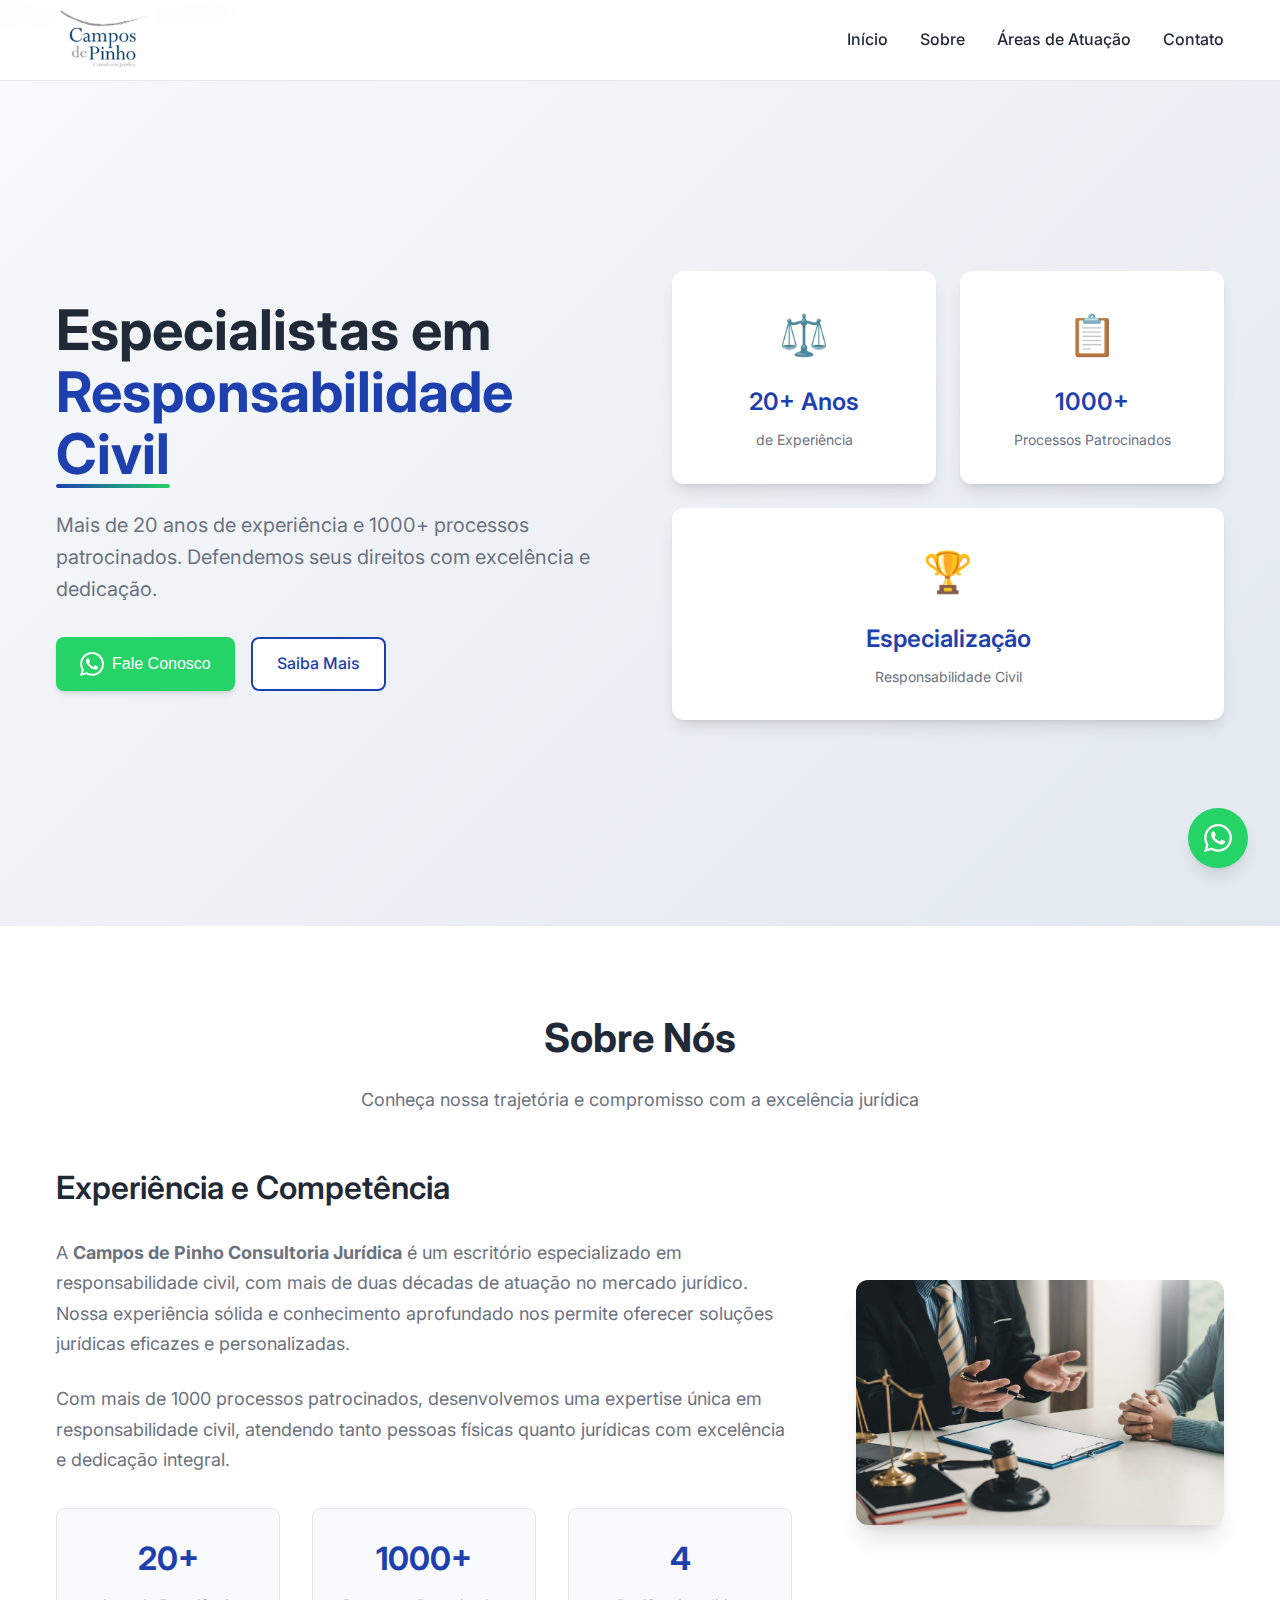
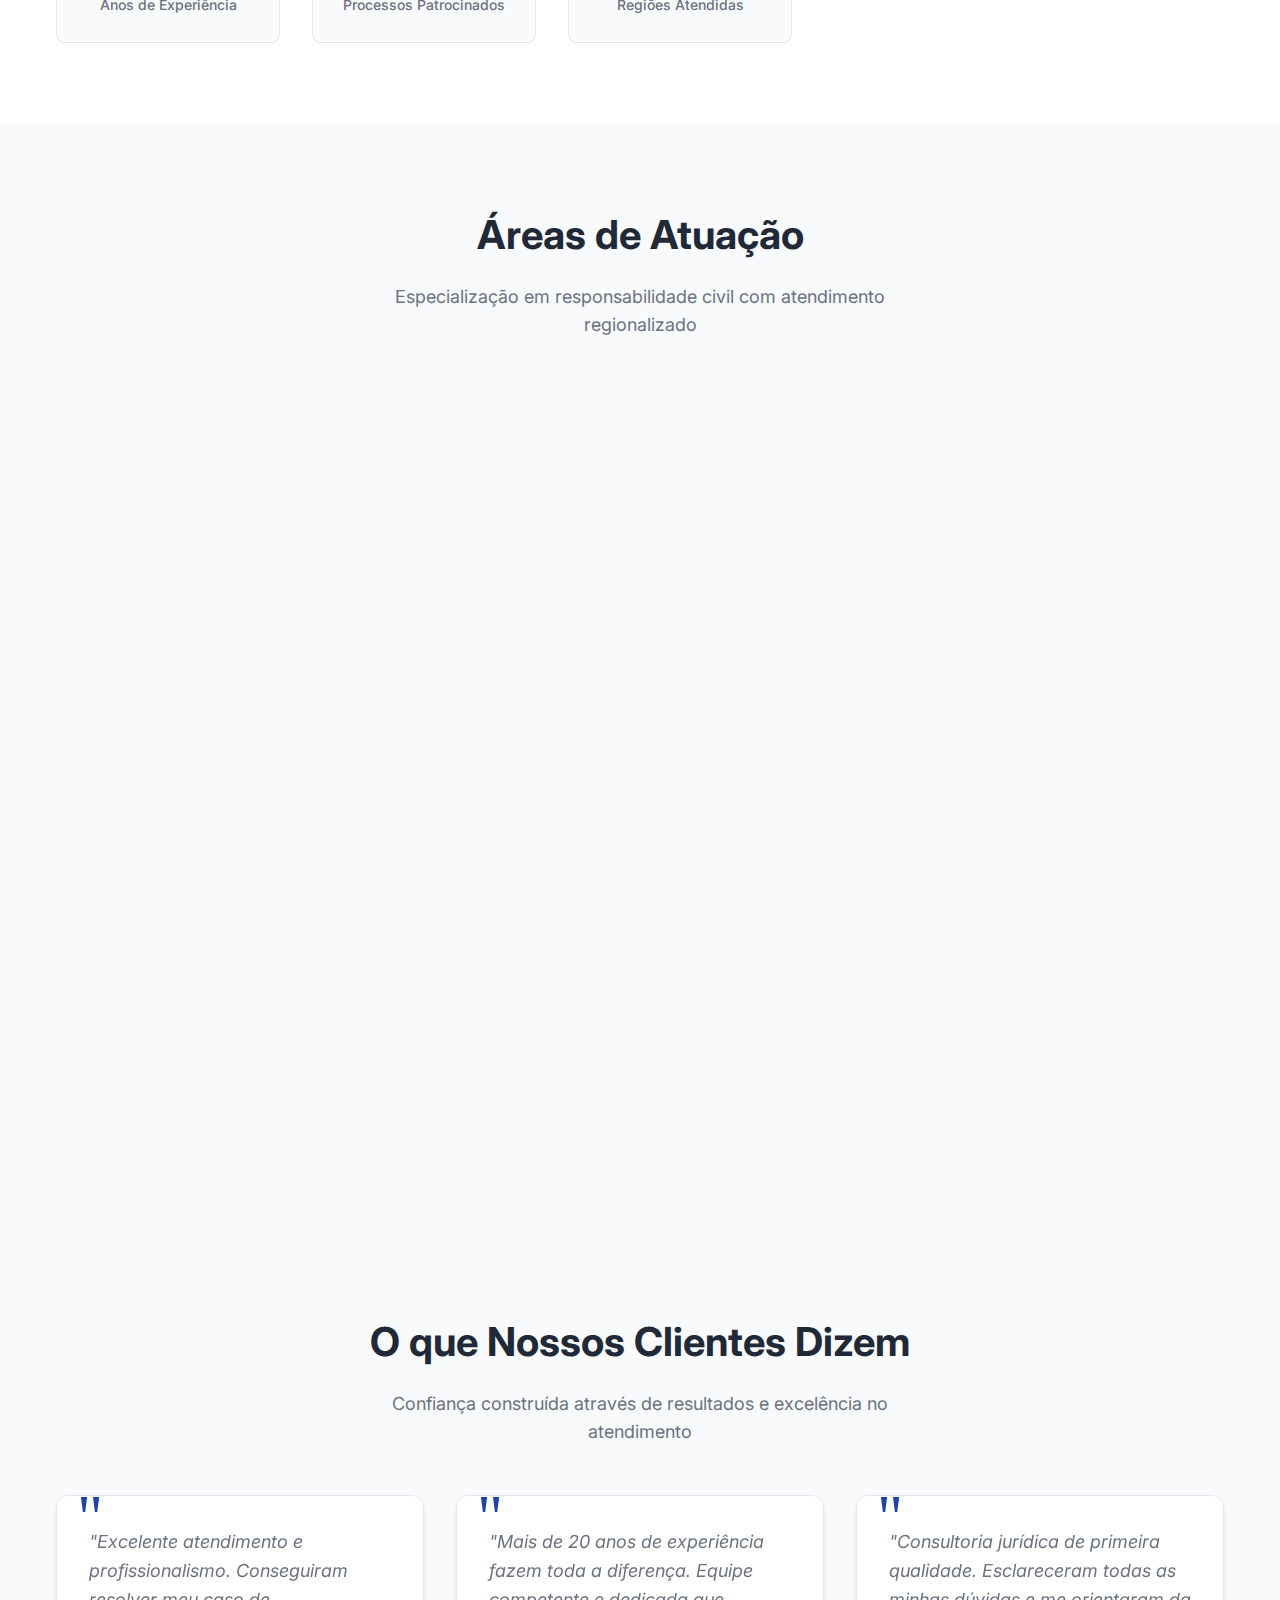
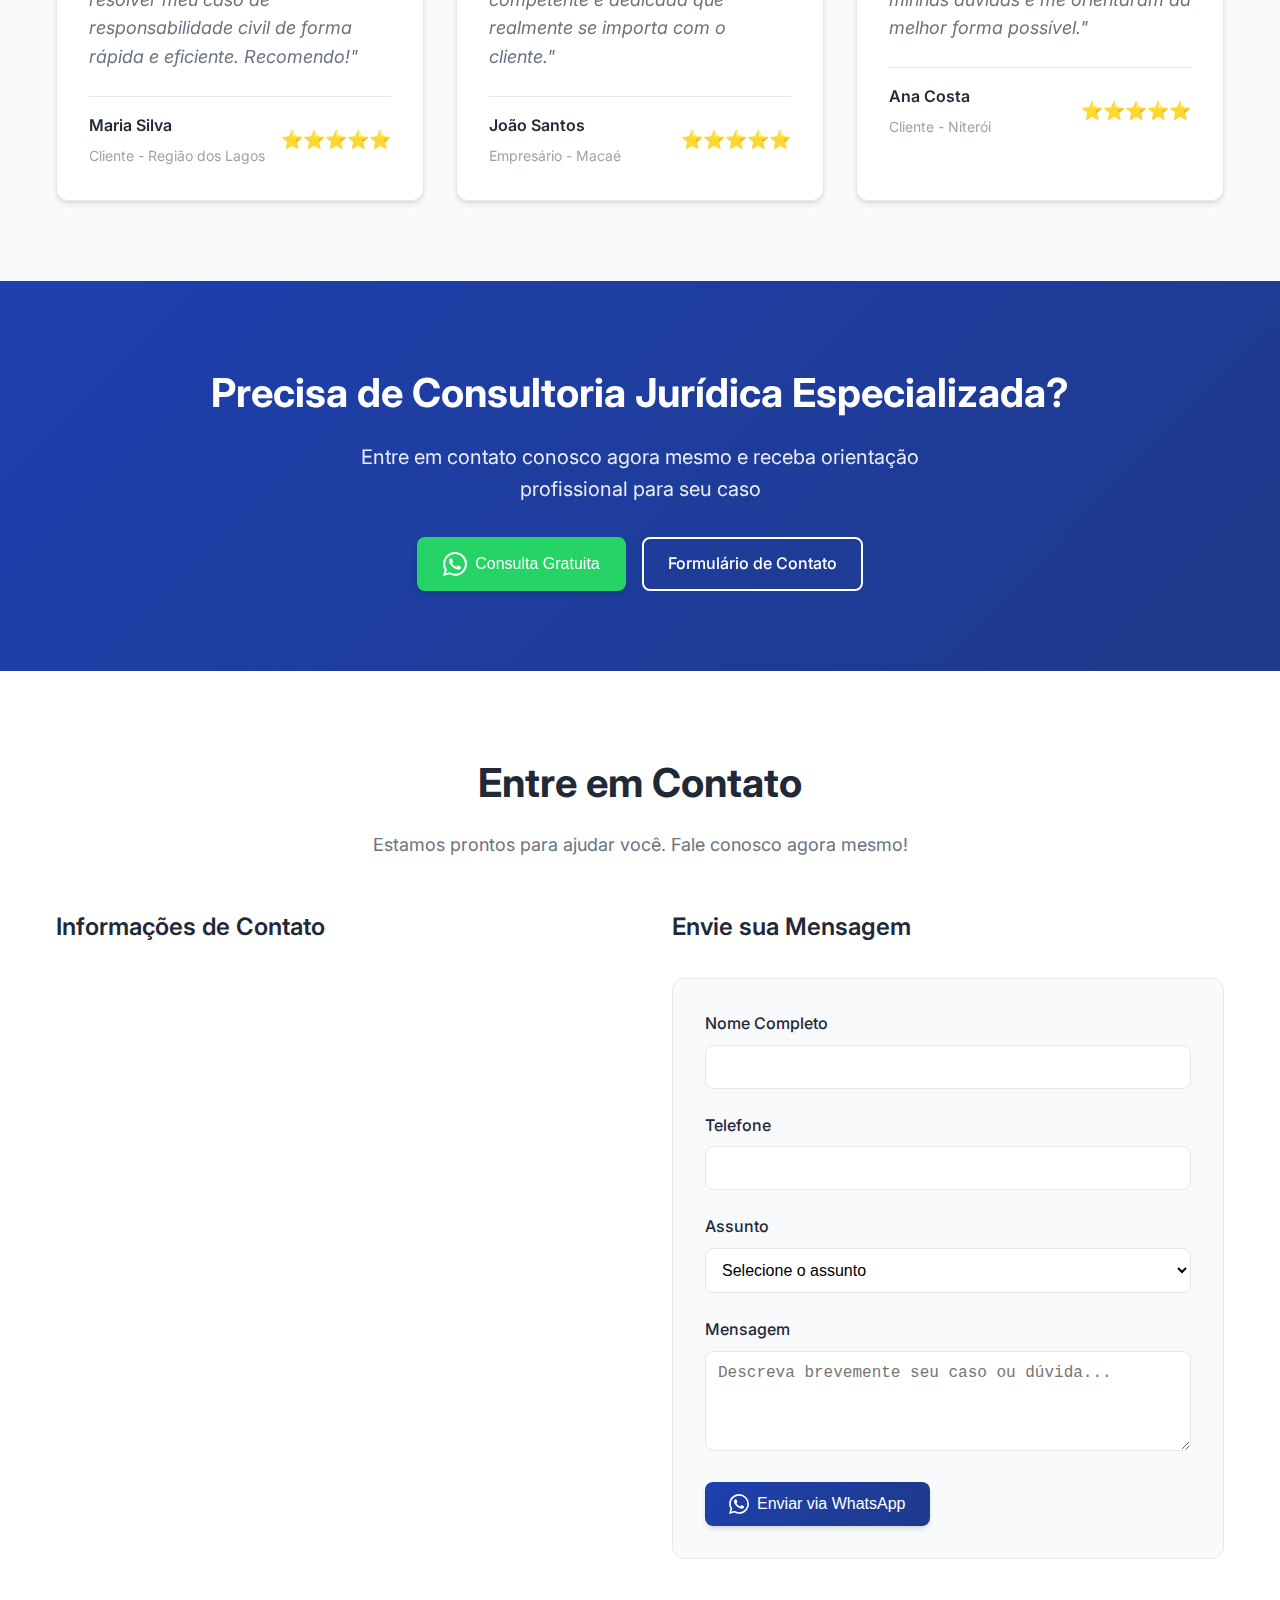
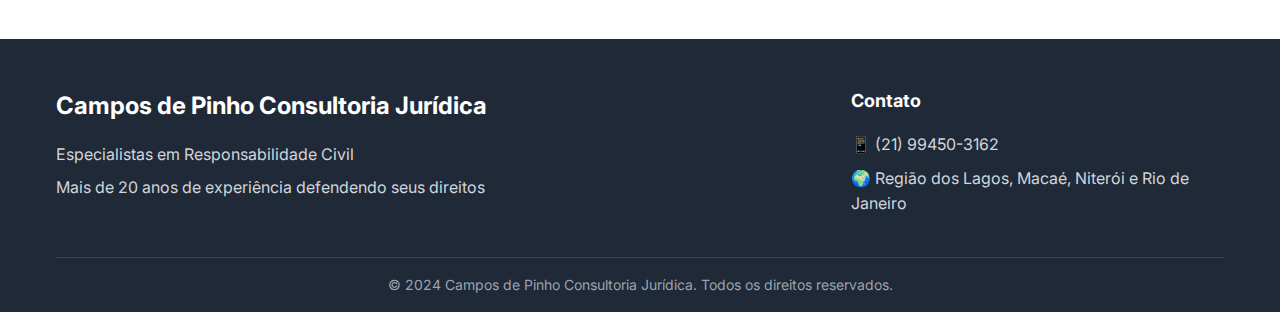
<file: index.html>
<!DOCTYPE html>
<html lang="pt-BR">
<head>
    <meta charset="UTF-8">
    <meta name="viewport" content="width=device-width, initial-scale=1.0">
    <title>Campos de Pinho Consultoria Jurídica - Especialistas em Responsabilidade Civil</title>
    <meta name="description" content="Consultoria jurídica especializada em responsabilidade civil com mais de 20 anos de experiência. Atendemos Região dos Lagos, Macaé, Niterói e Rio de Janeiro.">
    <meta name="keywords" content="advogado, responsabilidade civil, consultoria jurídica, região dos lagos, macaé, niterói, rio de janeiro">
    <meta name="author" content="Campos de Pinho Consultoria Jurídica">
    <meta name="robots" content="index, follow">
    <link rel="canonical" href="https://seuusuario.github.io/campos-pinho-site/">
    
    <!-- Open Graph / Facebook -->
    <meta property="og:type" content="website">
    <meta property="og:url" content="https://seuusuario.github.io/campos-pinho-site/">
    <meta property="og:title" content="Campos de Pinho Consultoria Jurídica - Especialistas em Responsabilidade Civil">
    <meta property="og:description" content="Consultoria jurídica especializada em responsabilidade civil com mais de 20 anos de experiência. Atendemos Região dos Lagos, Macaé, Niterói e Rio de Janeiro.">
    <meta property="og:image" content="https://seuusuario.github.io/campos-pinho-site/og-image.jpg">
    
    <!-- Twitter -->
    <meta property="twitter:card" content="summary_large_image">
    <meta property="twitter:url" content="https://seuusuario.github.io/campos-pinho-site/">
    <meta property="twitter:title" content="Campos de Pinho Consultoria Jurídica - Especialistas em Responsabilidade Civil">
    <meta property="twitter:description" content="Consultoria jurídica especializada em responsabilidade civil com mais de 20 anos de experiência. Atendemos Região dos Lagos, Macaé, Niterói e Rio de Janeiro.">
    <meta property="twitter:image" content="https://seuusuario.github.io/campos-pinho-site/og-image.jpg">
    <link rel="stylesheet" href="style.css">
    <link rel="preconnect" href="https://fonts.googleapis.com">
    <link rel="preconnect" href="https://fonts.gstatic.com" crossorigin>
    <link href="https://fonts.googleapis.com/css2?family=Inter:wght@300;400;500;600;700&display=swap" rel="stylesheet">
    
    <!-- Google tag (gtag.js) -->
    <script async src="https://www.googletagmanager.com/gtag/js?id=AW-608190853"></script>
    <script>
        window.dataLayer = window.dataLayer || [];
        function gtag(){dataLayer.push(arguments);}
        gtag('js', new Date());
        gtag('config', 'AW-608190853');
    </script>
    
    <!-- Schema.org structured data for better SEO -->
    <script type="application/ld+json">
    {
        "@context": "https://schema.org",
        "@type": "LegalService",
        "name": "Campos de Pinho Consultoria Jurídica",
        "description": "Consultoria jurídica especializada em responsabilidade civil com mais de 20 anos de experiência",
        "url": "https://seuusuario.github.io/campos-pinho-site/",
        "telephone": "+5521994503162",
        "areaServed": [
            "Região dos Lagos",
            "Macaé",
            "Niterói", 
            "Rio de Janeiro"
        ],
        "serviceType": "Responsabilidade Civil",
        "priceRange": "$$",
        "address": {
            "@type": "PostalAddress",
            "addressRegion": "RJ",
            "addressCountry": "BR"
        },
        "contactPoint": {
            "@type": "ContactPoint",
            "telephone": "+5521994503162",
            "contactType": "customer service",
            "availableLanguage": "Portuguese"
        }
    }
    </script>
</head>
<body>
    <!-- Header -->
    <header class="header">
        <nav class="nav">
            <div class="nav-container">
                <div class="logo">
                    <img src="logo.png" alt="Campos de Pinho Consultoria Jurídica" class="logo-img">
                </div>
                <ul class="nav-menu">
                    <li><a href="#inicio" class="nav-link">Início</a></li>
                    <li><a href="#sobre" class="nav-link">Sobre</a></li>
                    <li><a href="#areas" class="nav-link">Áreas de Atuação</a></li>
                    <li><a href="#contato" class="nav-link">Contato</a></li>
                </ul>
                <div class="nav-toggle">
                    <span></span>
                    <span></span>
                    <span></span>
                </div>
            </div>
        </nav>
    </header>

    <!-- Hero Section -->
    <section id="inicio" class="hero">
        <div class="hero-container">
            <div class="hero-content">
                <h1 class="hero-title">
                    Especialistas em 
                    <span class="highlight">Responsabilidade Civil</span>
                </h1>
                <p class="hero-subtitle">
                    Mais de 20 anos de experiência e 1000+ processos patrocinados. 
                    Defendemos seus direitos com excelência e dedicação.
                </p>
                <div class="hero-buttons">
                    <button class="btn btn-primary whatsapp-btn" data-action="hero">
                        <svg width="24" height="24" viewBox="0 0 24 24" fill="none">
                            <path d="M17.472 14.382c-.297-.149-1.758-.867-2.03-.967-.273-.099-.471-.148-.67.15-.197.297-.767.966-.94 1.164-.173.199-.347.223-.644.075-.297-.15-1.255-.463-2.39-1.475-.883-.788-1.48-1.761-1.653-2.059-.173-.297-.018-.458.13-.606.134-.133.298-.347.446-.52.149-.174.198-.298.298-.497.099-.198.05-.371-.025-.52-.075-.149-.669-1.612-.916-2.207-.242-.579-.487-.5-.669-.51-.173-.008-.371-.01-.57-.01-.198 0-.52.074-.792.372-.272.297-1.04 1.016-1.04 2.479 0 1.462 1.065 2.875 1.213 3.074.149.198 2.096 3.2 5.077 4.487.709.306 1.262.489 1.694.625.712.227 1.36.195 1.871.118.571-.085 1.758-.719 2.006-1.413.248-.694.248-1.289.173-1.413-.074-.124-.272-.198-.57-.347m-5.421 7.403h-.004a9.87 9.87 0 01-5.031-1.378l-.361-.214-3.741.982.998-3.648-.235-.374a9.86 9.86 0 01-1.51-5.26c.001-5.45 4.436-9.884 9.888-9.884 2.64 0 5.122 1.03 6.988 2.898a9.825 9.825 0 012.893 6.994c-.003 5.45-4.437 9.884-9.885 9.884m8.413-18.297A11.815 11.815 0 0012.05 0C5.495 0 .16 5.335.157 11.892c0 2.096.547 4.142 1.588 5.945L.057 24l6.305-1.654a11.882 11.882 0 005.683 1.448h.005c6.554 0 11.890-5.335 11.893-11.893A11.821 11.821 0 0020.465 3.516z" fill="currentColor"/>
                        </svg>
                        Fale Conosco
                    </button>
                    <a href="#sobre" class="btn btn-secondary">Saiba Mais</a>
                </div>
            </div>
            <div class="hero-image">
                <div class="hero-card">
                    <div class="card-icon">⚖️</div>
                    <h3>20+ Anos</h3>
                    <p>de Experiência</p>
                </div>
                <div class="hero-card">
                    <div class="card-icon">📋</div>
                    <h3>1000+</h3>
                    <p>Processos Patrocinados</p>
                </div>
                <div class="hero-card">
                    <div class="card-icon">🏆</div>
                    <h3>Especialização</h3>
                    <p>Responsabilidade Civil</p>
                </div>
            </div>
        </div>
    </section>

    <!-- Sobre Section -->
    <section id="sobre" class="sobre">
        <div class="container">
            <div class="section-header">
                <h2>Sobre Nós</h2>
                <p>Conheça nossa trajetória e compromisso com a excelência jurídica</p>
            </div>
            <div class="sobre-content">
                <div class="sobre-text">
                    <h3>Experiência e Competência</h3>
                    <p>
                        A <strong>Campos de Pinho Consultoria Jurídica</strong> é um escritório especializado 
                        em responsabilidade civil, com mais de duas décadas de atuação no mercado jurídico. 
                        Nossa experiência sólida e conhecimento aprofundado nos permite oferecer soluções 
                        jurídicas eficazes e personalizadas.
                    </p>
                    <p>
                        Com mais de 1000 processos patrocinados, desenvolvemos uma expertise única em 
                        responsabilidade civil, atendendo tanto pessoas físicas quanto jurídicas com 
                        excelência e dedicação integral.
                    </p>
                    <div class="sobre-stats">
                        <div class="stat">
                            <span class="stat-number">20+</span>
                            <span class="stat-label">Anos de Experiência</span>
                        </div>
                        <div class="stat">
                            <span class="stat-number">1000+</span>
                            <span class="stat-label">Processos Patrocinados</span>
                        </div>
                        <div class="stat">
                            <span class="stat-number">4</span>
                            <span class="stat-label">Regiões Atendidas</span>
                        </div>
                    </div>
                </div>
                <div class="sobre-image">
                    <img src="image1.png" alt="Advogado explicando detalhes legais a um cliente" class="sobre-img">
                </div>
            </div>
        </div>
    </section>

    <!-- Áreas de Atuação -->
    <section id="areas" class="areas">
        <div class="container">
            <div class="section-header">
                <h2>Áreas de Atuação</h2>
                <p>Especialização em responsabilidade civil com atendimento regionalizado</p>
            </div>
            <div class="areas-grid">
                <div class="area-card">
                    <img src="image2.png" alt="Pessoas analisando documentos em uma reunião" class="area-card-img">
                    <div class="area-icon">🏛️</div>
                    <h3>Responsabilidade Civil</h3>
                    <p>Especialização completa em todas as modalidades de responsabilidade civil, 
                    incluindo danos materiais, morais e estéticos.</p>
                    <ul>
                        <li>Acidentes de trânsito</li>
                        <li>Erro médico</li>
                        <li>Danos morais</li>
                        <li>Responsabilidade do Estado</li>
                    </ul>
                </div>
                <div class="area-card">
                    <div class="area-icon">🏢</div>
                    <h3>Consultoria Empresarial</h3>
                    <p>Assessoria jurídica especializada para empresas em questões de 
                    responsabilidade civil e prevenção de riscos.</p>
                    <ul>
                        <li>Análise de contratos</li>
                        <li>Prevenção de riscos</li>
                        <li>Compliance jurídico</li>
                        <li>Defesa em processos</li>
                    </ul>
                </div>
                <div class="area-card">
                    <div class="area-icon">👥</div>
                    <h3>Atendimento Personalizado</h3>
                    <p>Atendimento dedicado e personalizado para pessoas físicas e jurídicas 
                    em toda nossa área de cobertura.</p>
                    <ul>
                        <li>Região dos Lagos</li>
                        <li>Macaé</li>
                        <li>Niterói</li>
                        <li>Rio de Janeiro</li>
                    </ul>
                </div>
            </div>
        </div>
    </section>

    <!-- Depoimentos Section -->
    <section class="depoimentos">
        <div class="container">
            <div class="section-header">
                <h2>O que Nossos Clientes Dizem</h2>
                <p>Confiança construída através de resultados e excelência no atendimento</p>
            </div>
            <div class="depoimentos-grid">
                <div class="depoimento-card">
                    <div class="depoimento-content">
                        <p>"Excelente atendimento e profissionalismo. Conseguiram resolver meu caso de responsabilidade civil de forma rápida e eficiente. Recomendo!"</p>
                    </div>
                    <div class="depoimento-autor">
                        <div class="autor-info">
                            <strong>Maria Silva</strong>
                            <span>Cliente - Região dos Lagos</span>
                        </div>
                        <div class="rating">
                            ⭐⭐⭐⭐⭐
                        </div>
                    </div>
                </div>
                <div class="depoimento-card">
                    <div class="depoimento-content">
                        <p>"Mais de 20 anos de experiência fazem toda a diferença. Equipe competente e dedicada que realmente se importa com o cliente."</p>
                    </div>
                    <div class="depoimento-autor">
                        <div class="autor-info">
                            <strong>João Santos</strong>
                            <span>Empresário - Macaé</span>
                        </div>
                        <div class="rating">
                            ⭐⭐⭐⭐⭐
                        </div>
                    </div>
                </div>
                <div class="depoimento-card">
                    <div class="depoimento-content">
                        <p>"Consultoria jurídica de primeira qualidade. Esclareceram todas as minhas dúvidas e me orientaram da melhor forma possível."</p>
                    </div>
                    <div class="depoimento-autor">
                        <div class="autor-info">
                            <strong>Ana Costa</strong>
                            <span>Cliente - Niterói</span>
                        </div>
                        <div class="rating">
                            ⭐⭐⭐⭐⭐
                        </div>
                    </div>
                </div>
            </div>
        </div>
    </section>

    <!-- CTA Section -->
    <section class="cta-section">
        <div class="container">
            <div class="cta-content">
                <h2>Precisa de Consultoria Jurídica Especializada?</h2>
                <p>Entre em contato conosco agora mesmo e receba orientação profissional para seu caso</p>
                <div class="cta-buttons">
                    <button class="btn btn-primary whatsapp-btn" data-action="cta">
                        <svg width="24" height="24" viewBox="0 0 24 24" fill="none">
                            <path d="M17.472 14.382c-.297-.149-1.758-.867-2.03-.967-.273-.099-.471-.148-.67.15-.197.297-.767.966-.94 1.164-.173.199-.347.223-.644.075-.297-.15-1.255-.463-2.39-1.475-.883-.788-1.48-1.761-1.653-2.059-.173-.297-.018-.458.13-.606.134-.133.298-.347.446-.52.149-.174.198-.298.298-.497.099-.198.05-.371-.025-.52-.075-.149-.669-1.612-.916-2.207-.242-.579-.487-.5-.669-.51-.173-.008-.371-.01-.57-.01-.198 0-.52.074-.792.372-.272.297-1.04 1.016-1.04 2.479 0 1.462 1.065 2.875 1.213 3.074.149.198 2.096 3.2 5.077 4.487.709.306 1.262.489 1.694.625.712.227 1.36.195 1.871.118.571-.085 1.758-.719 2.006-1.413.248-.694.248-1.289.173-1.413-.074-.124-.272-.198-.57-.347m-5.421 7.403h-.004a9.87 9.87 0 01-5.031-1.378l-.361-.214-3.741.982.998-3.648-.235-.374a9.86 9.86 0 01-1.51-5.26c.001-5.45 4.436-9.884 9.888-9.884 2.64 0 5.122 1.03 6.988 2.898a9.825 9.825 0 012.893 6.994c-.003 5.45-4.437 9.884-9.885 9.884m8.413-18.297A11.815 11.815 0 0012.05 0C5.495 0 .16 5.335.157 11.892c0 2.096.547 4.142 1.588 5.945L.057 24l6.305-1.654a11.882 11.882 0 005.683 1.448h.005c6.554 0 11.890-5.335 11.893-11.893A11.821 11.821 0 0020.465 3.516z" fill="currentColor"/>
                        </svg>
                        Consulta Gratuita
                    </button>
                    <a href="#contato" class="btn btn-secondary">Formulário de Contato</a>
                </div>
            </div>
        </div>
    </section>

    <!-- Contato Section -->
    <section id="contato" class="contato">
        <div class="container">
            <div class="section-header">
                <h2>Entre em Contato</h2>
                <p>Estamos prontos para ajudar você. Fale conosco agora mesmo!</p>
            </div>
            <div class="contato-content">
                <div class="contato-info">
                    <h3>Informações de Contato</h3>
                    <div class="info-item">
                        <div class="info-icon">📱</div>
                        <div>
                            <strong>WhatsApp</strong>
                            <p>(21) 99450-3162</p>
                        </div>
                    </div>
                    <div class="info-item">
                        <div class="info-icon">⚖️</div>
                        <div>
                            <strong>Especialização</strong>
                            <p>Responsabilidade Civil</p>
                        </div>
                    </div>
                    <div class="info-item">
                        <div class="info-icon">🌍</div>
                        <div>
                            <strong>Áreas de Atendimento</strong>
                            <p>Região dos Lagos, Macaé, Niterói e Rio de Janeiro</p>
                        </div>
                    </div>
                    <div class="info-item">
                        <div class="info-icon">👥</div>
                        <div>
                            <strong>Público Atendido</strong>
                            <p>Pessoas físicas e jurídicas</p>
                        </div>
                    </div>
                </div>
                <div class="contato-form">
                    <h3>Envie sua Mensagem</h3>
                    <form id="whatsapp-form" class="form">
                        <div class="form-group">
                            <label for="nome">Nome Completo</label>
                            <input type="text" id="nome" name="nome" required>
                        </div>
                        <div class="form-group">
                            <label for="telefone">Telefone</label>
                            <input type="tel" id="telefone" name="telefone">
                        </div>
                        <div class="form-group">
                            <label for="assunto">Assunto</label>
                            <select id="assunto" name="assunto" required>
                                <option value="">Selecione o assunto</option>
                                <option value="Responsabilidade Civil">Responsabilidade Civil</option>
                                <option value="Consultoria Empresarial">Consultoria Empresarial</option>
                                <option value="Danos Morais">Danos Morais</option>
                                <option value="Acidente de Trânsito">Acidente de Trânsito</option>
                                <option value="Erro Médico">Erro Médico</option>
                                <option value="Outros">Outros</option>
                            </select>
                        </div>
                        <div class="form-group">
                            <label for="mensagem">Mensagem</label>
                            <textarea id="mensagem" name="mensagem" rows="4" required 
                                placeholder="Descreva brevemente seu caso ou dúvida..."></textarea>
                        </div>
                        <button type="submit" class="btn btn-primary" id="submit-form-btn">
                            <svg width="20" height="20" viewBox="0 0 24 24" fill="none">
                                <path d="M17.472 14.382c-.297-.149-1.758-.867-2.03-.967-.273-.099-.471-.148-.67.15-.197.297-.767.966-.94 1.164-.173.199-.347.223-.644.075-.297-.15-1.255-.463-2.39-1.475-.883-.788-1.48-1.761-1.653-2.059-.173-.297-.018-.458.13-.606.134-.133.298-.347.446-.52.149-.174.198-.298.298-.497.099-.198.05-.371-.025-.52-.075-.149-.669-1.612-.916-2.207-.242-.579-.487-.5-.669-.51-.173-.008-.371-.01-.57-.01-.198 0-.52.074-.792.372-.272.297-1.04 1.016-1.04 2.479 0 1.462 1.065 2.875 1.213 3.074.149.198 2.096 3.2 5.077 4.487.709.306 1.262.489 1.694.625.712.227 1.36.195 1.871.118.571-.085 1.758-.719 2.006-1.413.248-.694.248-1.289.173-1.413-.074-.124-.272-.198-.57-.347m-5.421 7.403h-.004a9.87 9.87 0 01-5.031-1.378l-.361-.214-3.741.982.998-3.648-.235-.374a9.86 9.86 0 01-1.51-5.26c.001-5.45 4.436-9.884 9.888-9.884 2.64 0 5.122 1.03 6.988 2.898a9.825 9.825 0 012.893 6.994c-.003 5.45-4.437 9.884-9.885 9.884m8.413-18.297A11.815 11.815 0 0012.05 0C5.495 0 .16 5.335.157 11.892c0 2.096.547 4.142 1.588 5.945L.057 24l6.305-1.654a11.882 11.882 0 005.683 1.448h.005c6.554 0 11.890-5.335 11.893-11.893A11.821 11.821 0 0020.465 3.516z" fill="currentColor"/>
                            </svg>
                            Enviar via WhatsApp
                        </button>
                        
                        <!-- Event snippet for Website lead conversion page -->
                        <script>
                        // Este script será executado quando o formulário for enviado
                        function trackConversion() {
                            gtag('event', 'conversion', {'send_to': 'AW-608190853/rRbDCMSw5eEBEIWDgaIC'});
                        }
                        </script>
                    </form>
                </div>
            </div>
        </div>
    </section>

    <!-- Footer -->
    <footer class="footer">
        <div class="container">
            <div class="footer-content">
                <div class="footer-info">
                    <h3>Campos de Pinho Consultoria Jurídica</h3>
                    <p>Especialistas em Responsabilidade Civil</p>
                    <p>Mais de 20 anos de experiência defendendo seus direitos</p>
                </div>
                <div class="footer-contact">
                    <h4>Contato</h4>
                    <p>📱 (21) 99450-3162</p>
                    <p>🌍 Região dos Lagos, Macaé, Niterói e Rio de Janeiro</p>
                </div>
            </div>
            <div class="footer-bottom">
                <p>&copy; 2024 Campos de Pinho Consultoria Jurídica. Todos os direitos reservados.</p>
            </div>
        </div>
    </footer>

    <!-- WhatsApp Floating Button -->
    <div class="whatsapp-float">
        <button class="whatsapp-btn-float" data-action="float">
            <svg width="28" height="28" viewBox="0 0 24 24" fill="none">
                <path d="M17.472 14.382c-.297-.149-1.758-.867-2.03-.967-.273-.099-.471-.148-.67.15-.197.297-.767.966-.94 1.164-.173.199-.347.223-.644.075-.297-.15-1.255-.463-2.39-1.475-.883-.788-1.48-1.761-1.653-2.059-.173-.297-.018-.458.13-.606.134-.133.298-.347.446-.52.149-.174.198-.298.298-.497.099-.198.05-.371-.025-.52-.075-.149-.669-1.612-.916-2.207-.242-.579-.487-.5-.669-.51-.173-.008-.371-.01-.57-.01-.198 0-.52.074-.792.372-.272.297-1.04 1.016-1.04 2.479 0 1.462 1.065 2.875 1.213 3.074.149.198 2.096 3.2 5.077 4.487.709.306 1.262.489 1.694.625.712.227 1.36.195 1.871.118.571-.085 1.758-.719 2.006-1.413.248-.694.248-1.289.173-1.413-.074-.124-.272-.198-.57-.347m-5.421 7.403h-.004a9.87 9.87 0 01-5.031-1.378l-.361-.214-3.741.982.998-3.648-.235-.374a9.86 9.86 0 01-1.51-5.26c.001-5.45 4.436-9.884 9.888-9.884 2.64 0 5.122 1.03 6.988 2.898a9.825 9.825 0 012.893 6.994c-.003 5.45-4.437 9.884-9.885 9.884m8.413-18.297A11.815 11.815 0 0012.05 0C5.495 0 .16 5.335.157 11.892c0 2.096.547 4.142 1.588 5.945L.057 24l6.305-1.654a11.882 11.882 0 005.683 1.448h.005c6.554 0 11.890-5.335 11.893-11.893A11.821 11.821 0 0020.465 3.516z" fill="currentColor"/>
            </svg>
        </button>
    </div>

    <script src="app.js"></script>
</body>
</html>
</file>
<file: style.css>
/* Reset e Variáveis CSS */
:root {
    --primary-color: #1e40af;
    --primary-dark: #1e3a8a;
    --secondary-color: #f8fafc;
    --accent-color: #25d366;
    --text-primary: #1f2937;
    --text-secondary: #6b7280;
    --text-light: #9ca3af;
    --border-color: #e5e7eb;
    --shadow-sm: 0 1px 2px 0 rgb(0 0 0 / 0.05);
    --shadow-md: 0 4px 6px -1px rgb(0 0 0 / 0.1), 0 2px 4px -2px rgb(0 0 0 / 0.1);
    --shadow-lg: 0 10px 15px -3px rgb(0 0 0 / 0.1), 0 4px 6px -4px rgb(0 0 0 / 0.1);
    --shadow-xl: 0 20px 25px -5px rgb(0 0 0 / 0.1), 0 8px 10px -6px rgb(0 0 0 / 0.1);
    --gradient-primary: linear-gradient(135deg, var(--primary-color) 0%, var(--primary-dark) 100%);
    --border-radius: 8px;
    --border-radius-lg: 12px;
    --transition: all 0.3s cubic-bezier(0.4, 0, 0.2, 1);
}

* {
    margin: 0;
    padding: 0;
    box-sizing: border-box;
}

html {
    scroll-behavior: smooth;
}

body {
    font-family: 'Inter', -apple-system, BlinkMacSystemFont, 'Segoe UI', Roboto, sans-serif;
    line-height: 1.6;
    color: var(--text-primary);
    background-color: #ffffff;
}

/* Utilitários */
.container {
    max-width: 1200px;
    margin: 0 auto;
    padding: 0 1rem;
}

.section-header {
    text-align: center;
    margin-bottom: 3rem;
}

.section-header h2 {
    font-size: 2.5rem;
    font-weight: 700;
    color: var(--text-primary);
    margin-bottom: 1rem;
}

.section-header p {
    font-size: 1.125rem;
    color: var(--text-secondary);
    max-width: 600px;
    margin: 0 auto;
}

/* Botões */
.btn {
    display: inline-flex;
    align-items: center;
    gap: 0.5rem;
    padding: 0.75rem 1.5rem;
    border: none;
    border-radius: var(--border-radius);
    font-weight: 500;
    text-decoration: none;
    cursor: pointer;
    transition: var(--transition);
    font-size: 1rem;
}

.btn-primary {
    background: var(--gradient-primary);
    color: white;
    box-shadow: var(--shadow-md);
}

.btn-primary:hover {
    transform: translateY(-2px);
    box-shadow: var(--shadow-lg);
}

.btn-secondary {
    background: white;
    color: var(--primary-color);
    border: 2px solid var(--primary-color);
}

.btn-secondary:hover {
    background: var(--primary-color);
    color: white;
    transform: translateY(-2px);
}

.whatsapp-btn {
    background: var(--accent-color) !important;
    color: white !important;
}

.whatsapp-btn:hover {
    background: #22c55e !important;
    transform: translateY(-2px);
}

/* Header */
.header {
    position: fixed;
    top: 0;
    left: 0;
    right: 0;
    background: rgba(255, 255, 255, 0.95);
    backdrop-filter: blur(10px);
    border-bottom: 1px solid var(--border-color);
    z-index: 1000;
    transition: var(--transition);
}

.nav-container {
    max-width: 1200px;
    margin: 0 auto;
    padding: 0 1rem;
    display: flex;
    align-items: center;
    justify-content: space-between;
    height: 80px;
}

.logo-img {
    max-height: 74px; /* Ajuste conforme necessário para o tamanho proporcional */
    width: auto;
    transition: var(--transition);
}

.logo-img:hover {
    opacity: 0.8;
}

.nav-menu {
    display: flex;
    list-style: none;
    gap: 2rem;
}

.nav-link {
    text-decoration: none;
    color: var(--text-primary);
    font-weight: 500;
    transition: var(--transition);
    position: relative;
}

.nav-link:hover {
    color: var(--primary-color);
}

.nav-link::after {
    content: '';
    position: absolute;
    bottom: -4px;
    left: 0;
    width: 0;
    height: 2px;
    background: var(--primary-color);
    transition: var(--transition);
}

.nav-link:hover::after {
    width: 100%;
}

.nav-toggle {
    display: none;
    flex-direction: column;
    cursor: pointer;
    gap: 4px;
}

.nav-toggle span {
    width: 25px;
    height: 3px;
    background: var(--text-primary);
    transition: var(--transition);
}

/* Hero Section */
.hero {
    padding: 120px 0 80px;
    background: linear-gradient(135deg, #f8fafc 0%, #e2e8f0 100%);
    min-height: 100vh;
    display: flex;
    align-items: center;
}

.hero-container {
    max-width: 1200px;
    margin: 0 auto;
    padding: 0 1rem;
    display: grid;
    grid-template-columns: 1fr 1fr;
    gap: 4rem;
    align-items: center;
}

.hero-title {
    font-size: 3.5rem;
    font-weight: 700;
    line-height: 1.1;
    margin-bottom: 1.5rem;
    color: var(--text-primary);
}

.highlight {
    color: var(--primary-color);
    position: relative;
}

.highlight::after {
    content: '';
    position: absolute;
    bottom: 0;
    left: 0;
    width: 100%;
    height: 4px;
    background: linear-gradient(90deg, var(--primary-color), var(--accent-color));
    border-radius: 2px;
}

.hero-subtitle {
    font-size: 1.25rem;
    color: var(--text-secondary);
    margin-bottom: 2rem;
    line-height: 1.6;
}

.hero-buttons {
    display: flex;
    gap: 1rem;
    flex-wrap: wrap;
}

.hero-image {
    display: grid;
    grid-template-columns: 1fr 1fr;
    gap: 1.5rem;
}

.hero-card {
    background: white;
    padding: 2rem;
    border-radius: var(--border-radius-lg);
    box-shadow: var(--shadow-lg);
    text-align: center;
    transition: var(--transition);
}

.hero-card:hover {
    transform: translateY(-8px);
    box-shadow: var(--shadow-xl);
}

.hero-card:nth-child(3) {
    grid-column: 1 / -1;
}

.card-icon {
    font-size: 2.5rem;
    margin-bottom: 1rem;
}

.hero-card h3 {
    font-size: 1.5rem;
    font-weight: 600;
    color: var(--primary-color);
    margin-bottom: 0.5rem;
}

.hero-card p {
    color: var(--text-secondary);
    font-size: 0.875rem;
}

/* Sobre Section */
.sobre {
    padding: 80px 0;
    background: white;
}

.sobre-content {
    display: grid;
    grid-template-columns: 2fr 1fr;
    gap: 4rem;
    align-items: center;
}

.sobre-text h3 {
    font-size: 2rem;
    font-weight: 600;
    color: var(--text-primary);
    margin-bottom: 1.5rem;
}

.sobre-text p {
    font-size: 1.125rem;
    color: var(--text-secondary);
    margin-bottom: 1.5rem;
    line-height: 1.7;
}

.sobre-stats {
    display: grid;
    grid-template-columns: repeat(3, 1fr);
    gap: 2rem;
    margin-top: 2rem;
}

.stat {
    text-align: center;
    padding: 1.5rem;
    background: var(--secondary-color);
    border-radius: var(--border-radius);
    border: 1px solid var(--border-color);
}

.stat-number {
    display: block;
    font-size: 2rem;
    font-weight: 700;
    color: var(--primary-color);
    margin-bottom: 0.5rem;
}

.stat-label {
    font-size: 0.875rem;
    color: var(--text-secondary);
    font-weight: 500;
}

.sobre-image {
    display: flex;
    justify-content: center;
}

.image-placeholder {
    width: 300px;
    height: 300px;
    background: var(--gradient-primary);
    border-radius: 50%;
    display: flex;
    flex-direction: column;
    align-items: center;
    justify-content: center;
    color: white;
    box-shadow: var(--shadow-xl);
}

.placeholder-icon {
    font-size: 4rem;
    margin-bottom: 1rem;
}

.image-placeholder p {
    font-size: 1.125rem;
    font-weight: 500;
}

/* Áreas Section */
.areas {
    padding: 80px 0;
    background: var(--secondary-color);
}

.areas-grid {
    display: grid;
    grid-template-columns: repeat(auto-fit, minmax(350px, 1fr));
    gap: 2rem;
}

.area-card {
    background: white;
    padding: 2.5rem;
    border-radius: var(--border-radius-lg);
    box-shadow: var(--shadow-md);
    transition: var(--transition);
    border: 1px solid var(--border-color);
}

.area-card:hover {
    transform: translateY(-4px);
    box-shadow: var(--shadow-lg);
}

.area-icon {
    font-size: 3rem;
    margin-bottom: 1.5rem;
}

.area-card h3 {
    font-size: 1.5rem;
    font-weight: 600;
    color: var(--text-primary);
    margin-bottom: 1rem;
}

.area-card p {
    color: var(--text-secondary);
    margin-bottom: 1.5rem;
    line-height: 1.6;
}

.area-card ul {
    list-style: none;
}

.area-card li {
    padding: 0.5rem 0;
    color: var(--text-secondary);
    position: relative;
    padding-left: 1.5rem;
}

.area-card li::before {
    content: '✓';
    position: absolute;
    left: 0;
    color: var(--accent-color);
    font-weight: bold;
}

/* Contato Section */
.contato {
    padding: 80px 0;
    background: white;
}

.contato-content {
    display: grid;
    grid-template-columns: 1fr 1fr;
    gap: 4rem;
}

.contato-info h3,
.contato-form h3 {
    font-size: 1.5rem;
    font-weight: 600;
    color: var(--text-primary);
    margin-bottom: 2rem;
}

.info-item {
    display: flex;
    align-items: flex-start;
    gap: 1rem;
    margin-bottom: 2rem;
    padding: 1.5rem;
    background: var(--secondary-color);
    border-radius: var(--border-radius);
    border: 1px solid var(--border-color);
}

.info-icon {
    font-size: 1.5rem;
    margin-top: 0.25rem;
}

.info-item strong {
    display: block;
    color: var(--text-primary);
    margin-bottom: 0.25rem;
}

.info-item p {
    color: var(--text-secondary);
    margin: 0;
}

/* Formulário */
.form {
    background: var(--secondary-color);
    padding: 2rem;
    border-radius: var(--border-radius-lg);
    border: 1px solid var(--border-color);
}

.form-group {
    margin-bottom: 1.5rem;
}

.form-group label {
    display: block;
    margin-bottom: 0.5rem;
    font-weight: 500;
    color: var(--text-primary);
}

.form-group input,
.form-group select,
.form-group textarea {
    width: 100%;
    padding: 0.75rem;
    border: 1px solid var(--border-color);
    border-radius: var(--border-radius);
    font-size: 1rem;
    transition: var(--transition);
    background: white;
}

.form-group input:focus,
.form-group select:focus,
.form-group textarea:focus {
    outline: none;
    border-color: var(--primary-color);
    box-shadow: 0 0 0 3px rgba(30, 64, 175, 0.1);
}

.form-group textarea {
    resize: vertical;
    min-height: 100px;
}

/* Footer */
.footer {
    background: var(--text-primary);
    color: white;
    padding: 3rem 0 1rem;
}

.footer-content {
    display: grid;
    grid-template-columns: 2fr 1fr;
    gap: 3rem;
    margin-bottom: 2rem;
}

.footer-info h3 {
    font-size: 1.5rem;
    margin-bottom: 1rem;
    color: white;
}

.footer-info p,
.footer-contact p {
    color: #d1d5db;
    margin-bottom: 0.5rem;
}

.footer-contact h4 {
    font-size: 1.125rem;
    margin-bottom: 1rem;
    color: white;
}

.footer-bottom {
    border-top: 1px solid #374151;
    padding-top: 1rem;
    text-align: center;
}

.footer-bottom p {
    color: #9ca3af;
    font-size: 0.875rem;
}

/* WhatsApp Floating Button */
.whatsapp-float {
    position: fixed;
    bottom: 2rem;
    right: 2rem;
    z-index: 1000;
}

.whatsapp-btn-float {
    width: 60px;
    height: 60px;
    border-radius: 50%;
    background: var(--accent-color);
    border: none;
    color: white;
    cursor: pointer;
    box-shadow: var(--shadow-lg);
    transition: var(--transition);
    display: flex;
    align-items: center;
    justify-content: center;
}

.whatsapp-btn-float:hover {
    background: #22c55e;
    transform: scale(1.1);
    box-shadow: var(--shadow-xl);
}

/* Animações */
@keyframes fadeInUp {
    from {
        opacity: 0;
        transform: translateY(30px);
    }
    to {
        opacity: 1;
        transform: translateY(0);
    }
}

.fade-in-up {
    animation: fadeInUp 0.6s ease-out;
}

/* Responsividade */
@media (max-width: 1024px) {
    .hero-container {
        grid-template-columns: 1fr;
        gap: 3rem;
        text-align: center;
    }
    
    .hero-title {
        font-size: 3rem;
    }
    
    .sobre-content {
        grid-template-columns: 1fr;
        gap: 3rem;
    }
    
    .contato-content {
        grid-template-columns: 1fr;
        gap: 3rem;
    }
    
    .footer-content {
        grid-template-columns: 1fr;
        gap: 2rem;
    }
}

@media (max-width: 768px) {
    .nav-menu {
        display: none;
    }
    
    .nav-toggle {
        display: flex;
    }
    
    .hero {
        padding: 100px 0 60px;
    }
    
    .hero-title {
        font-size: 2.5rem;
    }
    
    .hero-image {
        grid-template-columns: 1fr;
    }
    
    .hero-card:nth-child(3) {
        grid-column: 1;
    }
    
    .section-header h2 {
        font-size: 2rem;
    }
    
    .areas-grid {
        grid-template-columns: 1fr;
    }
    
    .sobre-stats {
        grid-template-columns: 1fr;
        gap: 1rem;
    }
    
    .hero-buttons {
        flex-direction: column;
        align-items: center;
    }
    
    .btn {
        width: 100%;
        justify-content: center;
        max-width: 300px;
    }
}

@media (max-width: 480px) {
    .container {
        padding: 0 0.75rem;
    }
    
    .hero-title {
        font-size: 2rem;
    }
    
    .hero-subtitle {
        font-size: 1.125rem;
    }
    
    .hero-card {
        padding: 1.5rem;
    }
    
    .area-card {
        padding: 2rem;
    }
    
    .form {
        padding: 1.5rem;
    }
    
    .whatsapp-float {
        bottom: 1rem;
        right: 1rem;
    }
    
    .whatsapp-btn-float {
        width: 50px;
        height: 50px;
    }
}

/* Estados de carregamento e interação */
.loading {
    opacity: 0.7;
    pointer-events: none;
}

.btn:disabled {
    opacity: 0.6;
    cursor: not-allowed;
    transform: none !important;
}

/* Melhorias de acessibilidade */
@media (prefers-reduced-motion: reduce) {
    * {
        animation-duration: 0.01ms !important;
        animation-iteration-count: 1 !important;
        transition-duration: 0.01ms !important;
    }
    
    html {
        scroll-behavior: auto;
    }
}

/* Focus states para acessibilidade */
.btn:focus,
.nav-link:focus,
input:focus,
select:focus,
textarea:focus {
    outline: 2px solid var(--primary-color);
    outline-offset: 2px;
}

/* Print styles */
@media print {
    .header,
    .whatsapp-float,
    .whatsapp-btn {
        display: none !important;
    }
    
    .hero {
        padding: 2rem 0;
    }
    
    * {
        box-shadow: none !important;
    }
}

/* Depoimentos Section */
.depoimentos {
    padding: 80px 0;
    background: var(--secondary-color);
}

.depoimentos-grid {
    display: grid;
    grid-template-columns: repeat(auto-fit, minmax(350px, 1fr));
    gap: 2rem;
}

.depoimento-card {
    background: white;
    padding: 2rem;
    border-radius: var(--border-radius-lg);
    box-shadow: var(--shadow-md);
    transition: var(--transition);
    border: 1px solid var(--border-color);
    position: relative;
}

.depoimento-card:hover {
    transform: translateY(-4px);
    box-shadow: var(--shadow-lg);
}

.depoimento-card::before {
    content: '"';
    position: absolute;
    top: -10px;
    left: 20px;
    font-size: 4rem;
    color: var(--primary-color);
    font-family: Georgia, serif;
    line-height: 1;
}

.depoimento-content {
    margin-bottom: 1.5rem;
}

.depoimento-content p {
    font-style: italic;
    color: var(--text-secondary);
    line-height: 1.6;
    font-size: 1.125rem;
}

.depoimento-autor {
    display: flex;
    justify-content: space-between;
    align-items: center;
    padding-top: 1rem;
    border-top: 1px solid var(--border-color);
}

.autor-info strong {
    display: block;
    color: var(--text-primary);
    font-weight: 600;
    margin-bottom: 0.25rem;
}

.autor-info span {
    color: var(--text-light);
    font-size: 0.875rem;
}

.rating {
    font-size: 1.125rem;
}

/* CTA Section */
.cta-section {
    padding: 80px 0;
    background: var(--gradient-primary);
    color: white;
    text-align: center;
}

.cta-content h2 {
    font-size: 2.5rem;
    font-weight: 700;
    margin-bottom: 1rem;
    color: white;
}

.cta-content p {
    font-size: 1.25rem;
    margin-bottom: 2rem;
    opacity: 0.9;
    max-width: 600px;
    margin-left: auto;
    margin-right: auto;
}

.cta-buttons {
    display: flex;
    gap: 1rem;
    justify-content: center;
    flex-wrap: wrap;
}

.cta-section .btn-primary {
    background: var(--accent-color);
    border: 2px solid var(--accent-color);
}

.cta-section .btn-primary:hover {
    background: #22c55e;
    border-color: #22c55e;
}

.cta-section .btn-secondary {
    background: transparent;
    color: white;
    border: 2px solid white;
}

.cta-section .btn-secondary:hover {
    background: white;
    color: var(--primary-color);
}

/* Melhorias de performance e acessibilidade */
.depoimento-card,
.cta-section {
    will-change: transform;
}

/* Animações para as novas seções */
@keyframes slideInFromLeft {
    from {
        opacity: 0;
        transform: translateX(-50px);
    }
    to {
        opacity: 1;
        transform: translateX(0);
    }
}

@keyframes slideInFromRight {
    from {
        opacity: 0;
        transform: translateX(50px);
    }
    to {
        opacity: 1;
        transform: translateX(0);
    }
}

.depoimento-card:nth-child(odd) {
    animation: slideInFromLeft 0.6s ease-out;
}

.depoimento-card:nth-child(even) {
    animation: slideInFromRight 0.6s ease-out;
}

/* Responsividade para novas seções */
@media (max-width: 768px) {
    .depoimentos-grid {
        grid-template-columns: 1fr;
    }
    
    .cta-content h2 {
        font-size: 2rem;
    }
    
    .cta-content p {
        font-size: 1.125rem;
    }
    
    .cta-buttons {
        flex-direction: column;
        align-items: center;
    }
    
    .cta-buttons .btn {
        width: 100%;
        max-width: 300px;
    }
    
    .depoimento-card {
        padding: 1.5rem;
    }
    
    .depoimento-card::before {
        font-size: 3rem;
        top: -5px;
        left: 15px;
    }
}

@media (max-width: 480px) {
    .depoimento-content p {
        font-size: 1rem;
    }
    
    .cta-content h2 {
        font-size: 1.75rem;
    }
    
    .depoimento-autor {
        flex-direction: column;
        align-items: flex-start;
        gap: 0.5rem;
    }
    
    .rating {
        align-self: flex-end;
    }
}

/* Melhorias de contraste para acessibilidade */
@media (prefers-contrast: high) {
    .depoimento-card {
        border: 2px solid var(--text-primary);
    }
    
    .cta-section {
        background: #000;
    }
    
    .depoimento-content p {
        color: var(--text-primary);
    }
}

/* Suporte para modo escuro */
@media (prefers-color-scheme: dark) {
    .depoimentos {
        background: #1f2937;
    }
    
    .depoimento-card {
        background: #374151;
        border-color: #4b5563;
        color: #f9fafb;
    }
    
    .depoimento-content p {
        color: #d1d5db;
    }
    
    .autor-info strong {
        color: #f9fafb;
    }
    
    .autor-info span {
        color: #9ca3af;
    }
}

/* Otimizações de performance */
.depoimento-card,
.cta-section .btn {
    transform: translateZ(0);
    backface-visibility: hidden;
}

/* Estados de loading para melhor UX */
.loading-skeleton {
    background: linear-gradient(90deg, #f0f0f0 25%, #e0e0e0 50%, #f0f0f0 75%);
    background-size: 200% 100%;
    animation: loading 1.5s infinite;
}

@keyframes loading {
    0% {
        background-position: 200% 0;
    }
    100% {
        background-position: -200% 0;
    }
}

/* Melhorias para impressão */
@media print {
    .depoimentos,
    .cta-section {
        background: white !important;
        color: black !important;
    }
    
    .depoimento-card {
        box-shadow: none !important;
        border: 1px solid #ccc !important;
        break-inside: avoid;
    }
    
    .cta-section .btn {
        display: none !important;
    }
}


/* Estilos para as novas imagens */
.sobre-img {
    max-width: 100%;
    height: auto;
    border-radius: var(--border-radius-lg);
    box-shadow: var(--shadow-xl);
    display: block;
    margin: 0 auto;
}

.area-card-img {
    max-width: 100%;
    height: 200px; /* Altura fixa para consistência */
    object-fit: cover; /* Garante que a imagem cubra a área sem distorcer */
    border-radius: var(--border-radius);
    margin-bottom: 1.5rem;
    box-shadow: var(--shadow-sm);
}

@media (max-width: 1024px) {
    .sobre-image {
        order: -1; /* Coloca a imagem acima do texto em telas menores */
        margin-bottom: 2rem;
    }
}

@media (max-width: 768px) {
    .sobre-img {
        max-height: 300px;
        object-fit: cover;
    }
    .area-card-img {
        height: 180px;
    }
}

@media (max-width: 480px) {
    .sobre-img {
        max-height: 250px;
    }
    .area-card-img {
        height: 150px;
    }
}
</file>
